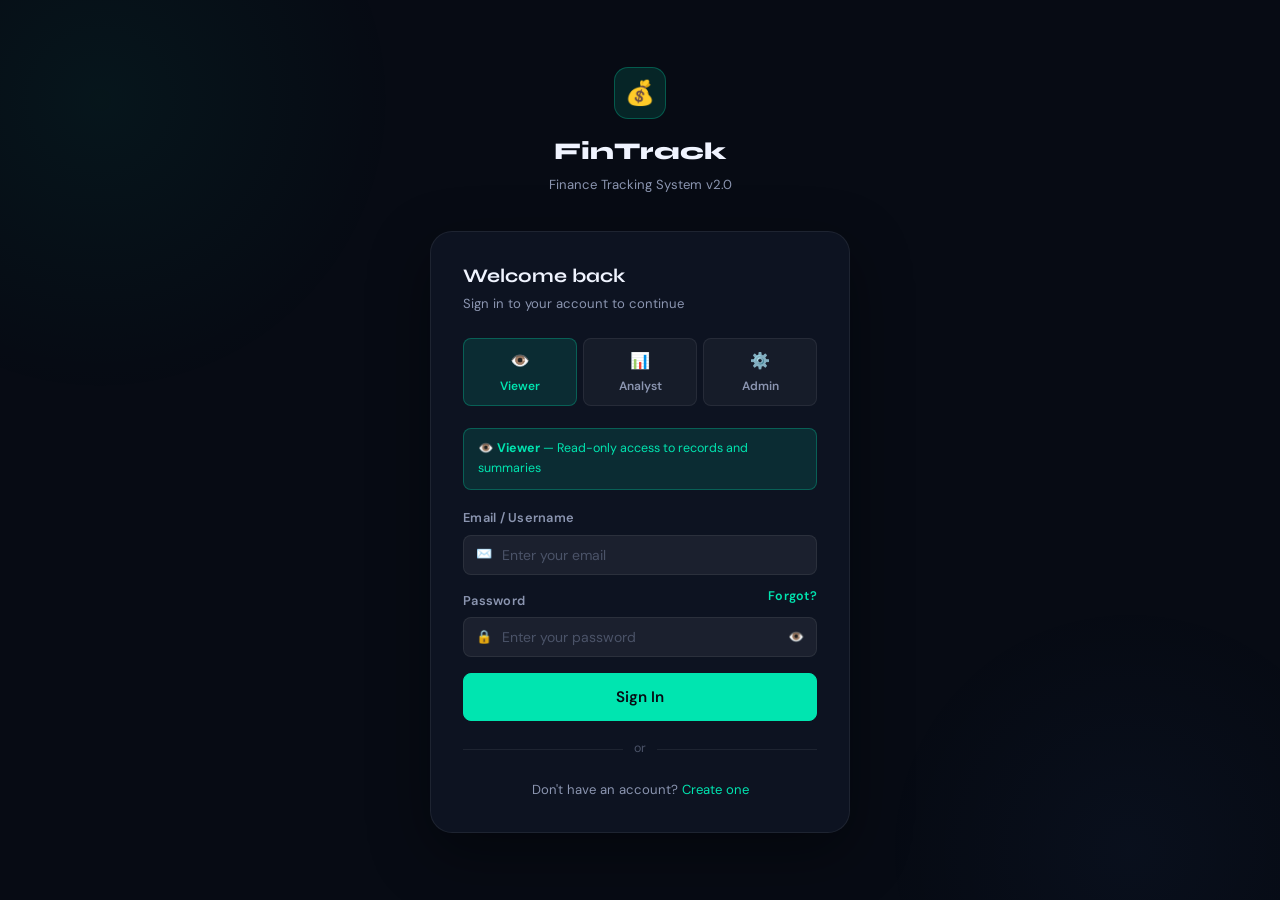
<file: frontend/index.html>
<!DOCTYPE html>
<html><head><meta charset="UTF-8"><meta http-equiv="refresh" content="0;url=pages/login.html"><title>FinTrack</title></head>
<body><script>window.location.href='pages/login.html';</script></body></html>
</file>
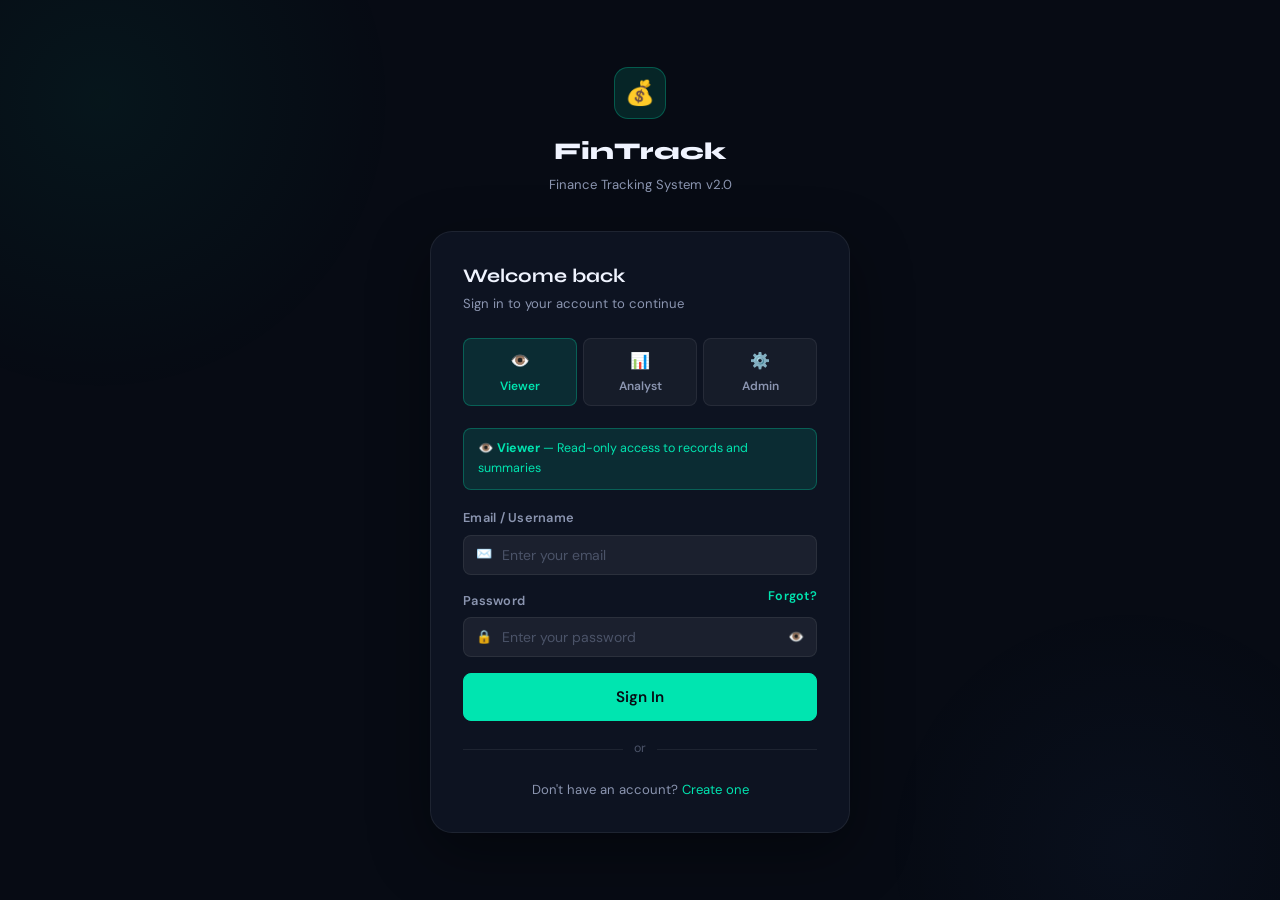
<file: frontend/pages/login.html>
<!DOCTYPE html>
<html lang="en">
<head>
<meta charset="UTF-8"><meta name="viewport" content="width=device-width,initial-scale=1">
<title>Login — FinTrack</title>
<link rel="stylesheet" href="../assets/css/style.css">
<style>
body{display:flex;align-items:center;justify-content:center;min-height:100vh;padding:20px}
.auth-wrap{width:100%;max-width:420px;position:relative;z-index:1}
.auth-brand{text-align:center;margin-bottom:36px}
.brand-logo{width:52px;height:52px;background:var(--accent-dim);border:1px solid var(--border-accent);border-radius:14px;display:grid;place-items:center;font-size:24px;margin:0 auto 14px}
.brand-name{font-family:var(--font-display);font-size:1.5rem;font-weight:800;color:var(--text-primary)}
.brand-sub{font-size:.82rem;color:var(--text-secondary);margin-top:3px}
.auth-card{background:var(--bg-surface);border:1px solid var(--border);border-radius:var(--radius-xl);padding:32px;box-shadow:0 20px 60px rgba(0,0,0,.4)}
.auth-title{font-family:var(--font-display);font-size:1.2rem;font-weight:700;margin-bottom:6px}
.auth-desc{font-size:.82rem;color:var(--text-secondary);margin-bottom:24px}
.role-tabs{display:grid;grid-template-columns:repeat(3,1fr);gap:6px;margin-bottom:22px}
.role-tab{padding:9px 6px;border-radius:var(--radius-sm);border:1px solid var(--border);background:var(--bg-card);cursor:pointer;transition:all var(--tr);text-align:center;font-size:.75rem;font-weight:600;color:var(--text-secondary)}
.role-tab.active{background:var(--accent-dim);border-color:var(--border-accent);color:var(--accent)}
.role-tab .role-icon{font-size:16px;display:block;margin-bottom:3px}
.forgot{font-size:.78rem;color:var(--accent);float:right;margin-top:-4px}
.auth-footer{text-align:center;margin-top:20px;font-size:.82rem;color:var(--text-secondary)}
.demo-info{background:var(--accent-dim);border:1px solid var(--border-accent);border-radius:var(--radius-sm);padding:10px 14px;margin-bottom:18px;font-size:.78rem;color:var(--accent)}
</style>
</head>
<body>
<div class="auth-wrap fade-in">
  <div class="auth-brand">
    <div class="brand-logo">💰</div>
    <div class="brand-name">FinTrack</div>
    <div class="brand-sub">Finance Tracking System v2.0</div>
  </div>

  <div class="auth-card">
    <h2 class="auth-title">Welcome back</h2>
    <p class="auth-desc">Sign in to your account to continue</p>

    <div class="role-tabs">
      <div class="role-tab active" onclick="setRole('viewer')"><span class="role-icon">👁️</span>Viewer</div>
      <div class="role-tab" onclick="setRole('analyst')"><span class="role-icon">📊</span>Analyst</div>
      <div class="role-tab" onclick="setRole('admin')"><span class="role-icon">⚙️</span>Admin</div>
    </div>

    <div class="demo-info" id="demoInfo">👁️ <strong>Viewer</strong> — Read-only access to records and summaries</div>

    <div class="form-group">
      <label class="form-label">Email / Username</label>
      <div class="input-wrapper">
        <span class="input-icon">✉️</span>
        <input class="form-input" id="username" type="text" placeholder="Enter your email" autocomplete="username">
      </div>
      <div class="form-error" id="usernameErr">Please enter your email</div>
    </div>

    <div class="form-group">
      <label class="form-label">Password <a class="forgot" href="#">Forgot?</a></label>
      <div class="input-wrapper">
        <span class="input-icon">🔒</span>
        <input class="form-input" id="password" type="password" placeholder="Enter your password" autocomplete="current-password">
        <span class="input-suffix" onclick="togglePwd()" id="eyeIcon">👁️</span>
      </div>
      <div class="form-error" id="passwordErr">Please enter your password</div>
    </div>

    <button class="btn btn-primary btn-full btn-lg" id="loginBtn" onclick="doLogin()">Sign In</button>

    <div class="divider-text">or</div>

    <div class="auth-footer">Don't have an account? <a href="register.html">Create one</a></div>
  </div>
</div>

<div class="toast-container"></div>

<script src="../assets/js/api.js"></script>
<script src="../assets/js/auth.js"></script>
<script src="../assets/js/utils.js"></script>
<script>
if (auth.isLoggedIn()) window.location.href = 'dashboard.html';

const roleInfo = {
  viewer:  '👁️ <strong>Viewer</strong> — Read-only access to records and summaries',
  analyst: '📊 <strong>Analyst</strong> — View records, apply filters and detailed insights',
  admin:   '⚙️ <strong>Admin</strong> — Full access: create, update, delete records and users'
};

function setRole(role) {
  document.querySelectorAll('.role-tab').forEach(t => t.classList.remove('active'));
  event.currentTarget.classList.add('active');
  document.getElementById('demoInfo').innerHTML = roleInfo[role];
}

function togglePwd() {
  const p = document.getElementById('password');
  const e = document.getElementById('eyeIcon');
  if (p.type === 'password') { p.type = 'text'; e.textContent = '🙈'; }
  else { p.type = 'password'; e.textContent = '👁️'; }
}

async function doLogin() {
  const u = document.getElementById('username').value.trim();
  const p = document.getElementById('password').value;
  let ok = true;

  document.getElementById('usernameErr').classList.remove('show');
  document.getElementById('passwordErr').classList.remove('show');

  if (!u) { document.getElementById('usernameErr').classList.add('show'); ok = false; }
  if (!p) { document.getElementById('passwordErr').classList.add('show'); ok = false; }
  if (!ok) return;

  const btn = document.getElementById('loginBtn');
  utils.setLoading(btn, true);

  try {
    const data = await api.login(u, p);
    const me = await (async () => {
      localStorage.setItem('token', data.access_token);
      return api.getMe();
    })();
    auth.save(data.access_token, me);
    utils.toast('Login successful! Redirecting…', 'success');
    setTimeout(() => window.location.href = 'dashboard.html', 800);
  } catch(e) {
    utils.toast(e.message || 'Invalid credentials', 'error');
    utils.setLoading(btn, false);
  }
}

document.addEventListener('keydown', e => { if (e.key === 'Enter') doLogin(); });
</script>
</body>
</html>
</file>
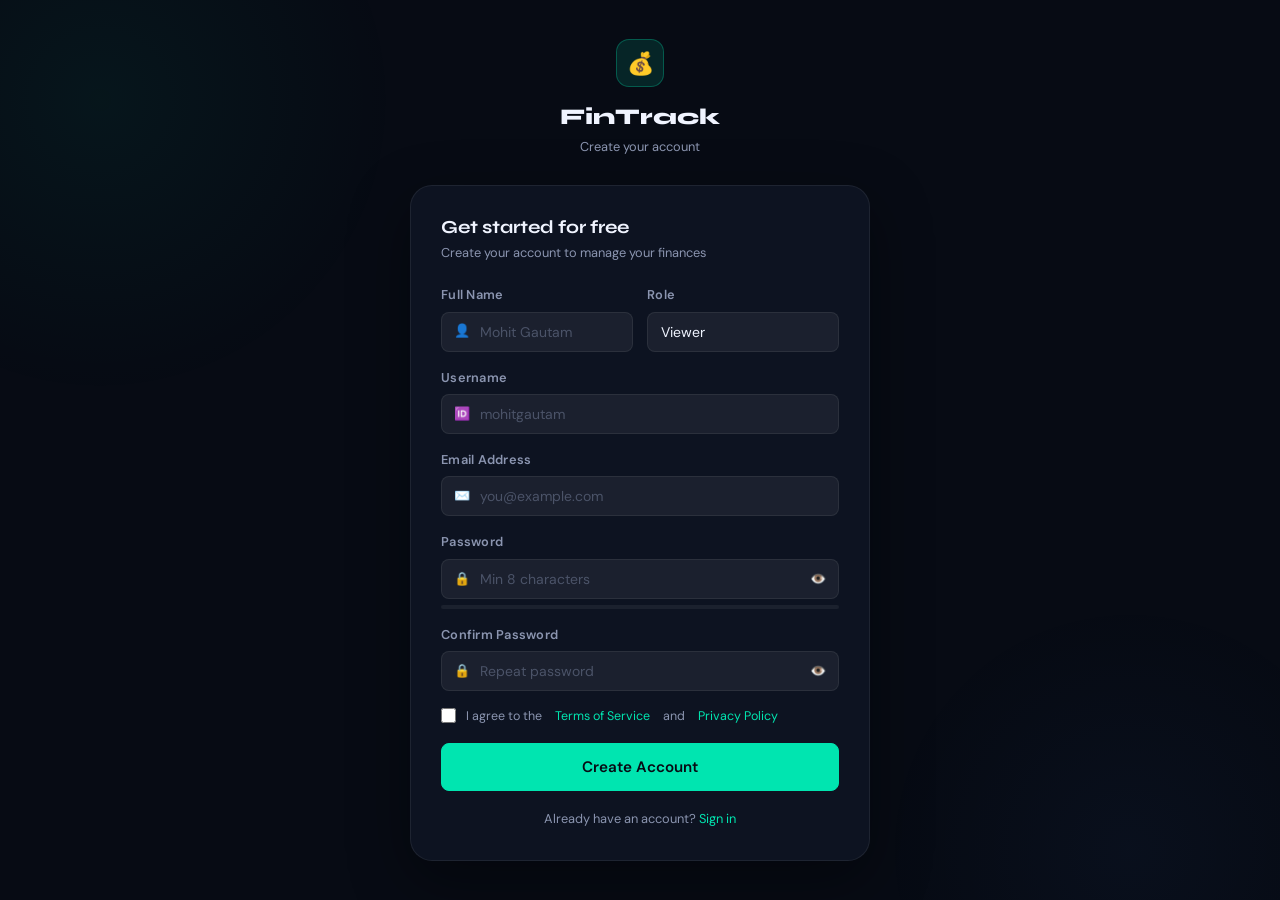
<file: frontend/pages/register.html>
<!DOCTYPE html>
<html lang="en">
<head>
<meta charset="UTF-8"><meta name="viewport" content="width=device-width,initial-scale=1">
<title>Register — FinTrack</title>
<link rel="stylesheet" href="../assets/css/style.css">
<style>
body{display:flex;align-items:center;justify-content:center;min-height:100vh;padding:20px}
.auth-wrap{width:100%;max-width:460px;position:relative;z-index:1}
.auth-brand{text-align:center;margin-bottom:28px}
.brand-logo{width:48px;height:48px;background:var(--accent-dim);border:1px solid var(--border-accent);border-radius:13px;display:grid;place-items:center;font-size:22px;margin:0 auto 12px}
.brand-name{font-family:var(--font-display);font-size:1.4rem;font-weight:800}
.brand-sub{font-size:.8rem;color:var(--text-secondary);margin-top:2px}
.auth-card{background:var(--bg-surface);border:1px solid var(--border);border-radius:var(--radius-xl);padding:30px;box-shadow:0 20px 60px rgba(0,0,0,.4)}
.auth-title{font-family:var(--font-display);font-size:1.15rem;font-weight:700;margin-bottom:4px}
.auth-desc{font-size:.8rem;color:var(--text-secondary);margin-bottom:22px}
.strength-bar{height:4px;background:var(--bg-input);border-radius:99px;overflow:hidden;margin-top:6px}
.strength-fill{height:100%;border-radius:99px;transition:all .3s ease;width:0}
.strength-text{font-size:.7rem;margin-top:3px}
.terms{display:flex;align-items:flex-start;gap:10px;font-size:.78rem;color:var(--text-secondary);cursor:pointer}
.terms input[type=checkbox]{width:15px;height:15px;accent-color:var(--accent);flex-shrink:0;margin-top:1px}
.auth-footer{text-align:center;margin-top:18px;font-size:.8rem;color:var(--text-secondary)}
</style>
</head>
<body>
<div class="auth-wrap fade-in">
  <div class="auth-brand">
    <div class="brand-logo">💰</div>
    <div class="brand-name">FinTrack</div>
    <div class="brand-sub">Create your account</div>
  </div>

  <div class="auth-card">
    <h2 class="auth-title">Get started for free</h2>
    <p class="auth-desc">Create your account to manage your finances</p>

    <!-- FIX 2: Full Name + Role row -->
    <div class="form-row">
      <div class="form-group">
        <label class="form-label">Full Name</label>
        <div class="input-wrapper">
          <span class="input-icon">👤</span>
          <input class="form-input" id="fullName" type="text" placeholder="Mohit Gautam">
        </div>
        <div class="form-error" id="nameErr">Name is required</div>
      </div>
      <div class="form-group">
        <label class="form-label">Role</label>
        <select class="form-select" id="role">
          <option value="viewer">Viewer</option>
          <option value="analyst">Analyst</option>
          <option value="admin">Admin</option>
        </select>
      </div>
    </div>

    <!-- FIX 2: Username field — required by backend UserCreate schema -->
    <div class="form-group">
      <label class="form-label">Username</label>
      <div class="input-wrapper">
        <span class="input-icon">🆔</span>
        <input class="form-input" id="username" type="text" placeholder="mohitgautam" autocomplete="username">
      </div>
      <div class="form-error" id="userErr">Username must be at least 3 characters</div>
    </div>

    <div class="form-group">
      <label class="form-label">Email Address</label>
      <div class="input-wrapper">
        <span class="input-icon">✉️</span>
        <input class="form-input" id="email" type="email" placeholder="you@example.com">
      </div>
      <div class="form-error" id="emailErr">Valid email required</div>
    </div>

    <div class="form-group">
      <label class="form-label">Password</label>
      <div class="input-wrapper">
        <span class="input-icon">🔒</span>
        <input class="form-input" id="password" type="password" placeholder="Min 8 characters" oninput="checkStrength(this.value)">
        <span class="input-suffix" onclick="togglePwd('password')">👁️</span>
      </div>
      <div class="strength-bar"><div class="strength-fill" id="strengthFill"></div></div>
      <div class="strength-text" id="strengthText"></div>
      <div class="form-error" id="passErr">Password must be at least 8 characters</div>
    </div>

    <div class="form-group">
      <label class="form-label">Confirm Password</label>
      <div class="input-wrapper">
        <span class="input-icon">🔒</span>
        <input class="form-input" id="confirmPass" type="password" placeholder="Repeat password">
        <span class="input-suffix" onclick="togglePwd('confirmPass')">👁️</span>
      </div>
      <div class="form-error" id="confirmErr">Passwords do not match</div>
    </div>

    <div class="form-group">
      <label class="terms">
        <input type="checkbox" id="agree">
        I agree to the <a href="#" style="margin:0 3px">Terms of Service</a> and <a href="#" style="margin:0 3px">Privacy Policy</a>
      </label>
      <div class="form-error" id="agreeErr">You must agree to continue</div>
    </div>

    <button class="btn btn-primary btn-full btn-lg" id="regBtn" onclick="doRegister()">Create Account</button>

    <div class="auth-footer">Already have an account? <a href="login.html">Sign in</a></div>
  </div>
</div>

<div class="toast-container"></div>
<script src="../assets/js/api.js"></script>
<script src="../assets/js/auth.js"></script>
<script src="../assets/js/utils.js"></script>
<script>
if (auth.isLoggedIn()) window.location.href = 'dashboard.html';

function togglePwd(id) {
  const el = document.getElementById(id);
  el.type = el.type === 'password' ? 'text' : 'password';
}

function checkStrength(v) {
  const fill = document.getElementById('strengthFill');
  const text = document.getElementById('strengthText');
  let score = 0;
  if (v.length >= 8) score++;
  if (/[A-Z]/.test(v)) score++;
  if (/[0-9]/.test(v)) score++;
  if (/[^A-Za-z0-9]/.test(v)) score++;
  const levels = [
    {w:'0%', c:'', t:''},
    {w:'25%', c:'var(--expense)', t:'Weak'},
    {w:'50%', c:'var(--warning)', t:'Fair'},
    {w:'75%', c:'var(--blue)', t:'Good'},
    {w:'100%', c:'var(--income)', t:'Strong'}
  ];
  const l = levels[score];
  fill.style.width = l.w;
  fill.style.background = l.c;
  text.textContent = l.t;
  text.style.color = l.c;
}

async function doRegister() {
  const name     = document.getElementById('fullName').value.trim();
  // FIX 2: Read username from the new field
  const username = document.getElementById('username').value.trim();
  const email    = document.getElementById('email').value.trim();
  const pass     = document.getElementById('password').value;
  const confirm  = document.getElementById('confirmPass').value;
  const role     = document.getElementById('role').value;
  const agreed   = document.getElementById('agree').checked;

  ['nameErr','userErr','emailErr','passErr','confirmErr','agreeErr'].forEach(id =>
    document.getElementById(id).classList.remove('show'));

  let ok = true;
  if (!name)                              { document.getElementById('nameErr').classList.add('show');    ok = false; }
  if (!username || username.length < 3)  { document.getElementById('userErr').classList.add('show');    ok = false; }
  if (!email || !/\S+@\S+\.\S+/.test(email)) { document.getElementById('emailErr').classList.add('show'); ok = false; }
  if (pass.length < 8)                   { document.getElementById('passErr').classList.add('show');    ok = false; }
  if (pass !== confirm)                  { document.getElementById('confirmErr').classList.add('show'); ok = false; }
  if (!agreed)                           { document.getElementById('agreeErr').classList.add('show');   ok = false; }
  if (!ok) return;

  const btn = document.getElementById('regBtn');
  utils.setLoading(btn, true);
  try {
    // FIX 2: Now sends username — required by backend UserCreate schema
    await api.register({ username, full_name: name, email, password: pass, role });
    utils.toast('Account created! Please sign in.', 'success');
    setTimeout(() => window.location.href = 'login.html', 1200);
  } catch(e) {
    utils.toast(e.message || 'Registration failed', 'error');
    utils.setLoading(btn, false);
  }
}

document.addEventListener('keydown', e => { if (e.key === 'Enter') doRegister(); });
</script>
</body>
</html>
</file>
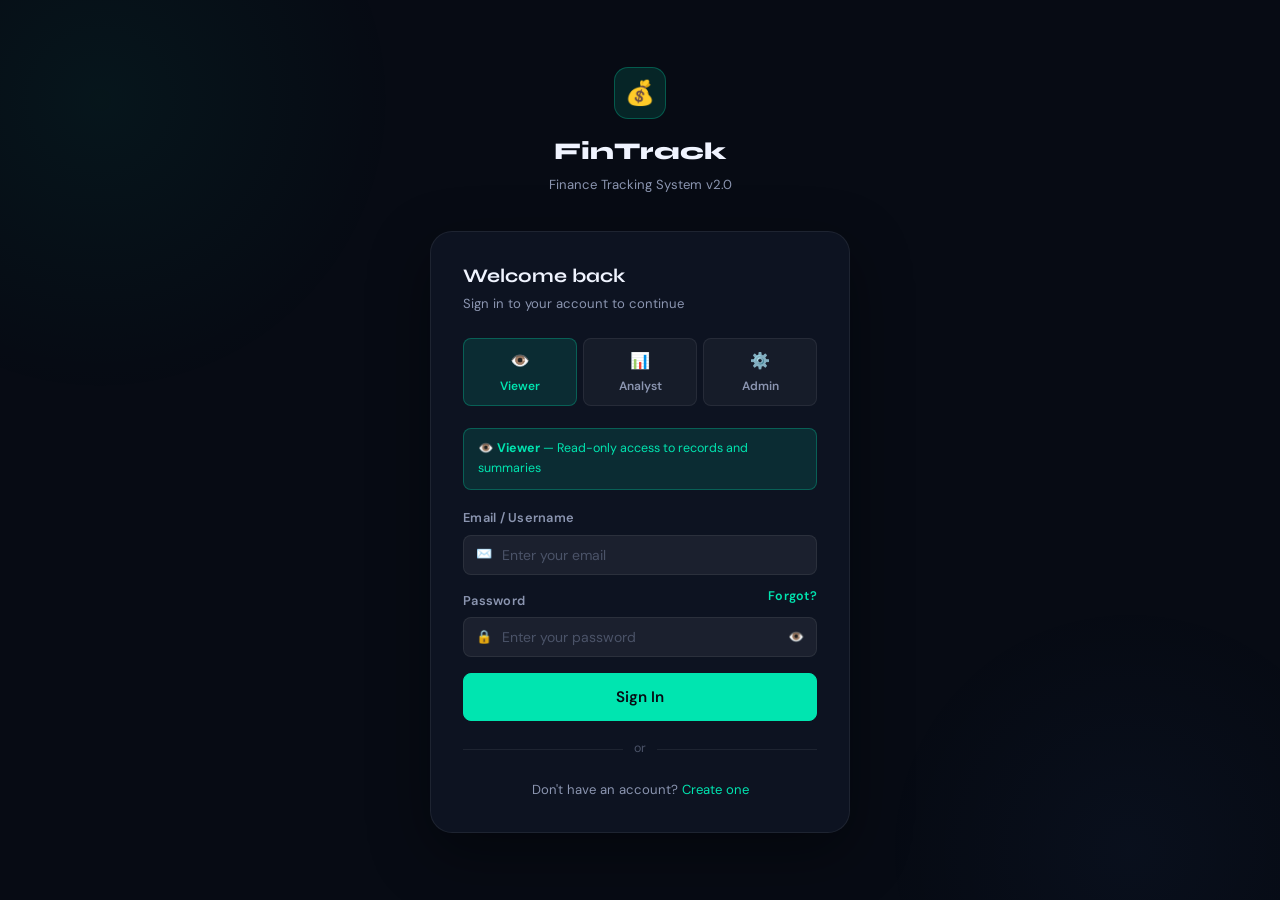
<file: frontend/pages/transaction.html>
<!DOCTYPE html>
<html lang="en">
<head>
<meta charset="UTF-8"><meta name="viewport" content="width=device-width,initial-scale=1">
<title>Transactions — FinTrack</title>
<link rel="stylesheet" href="../assets/css/style.css">
<style>
.type-toggle{display:flex;gap:8px;margin-bottom:6px}
.type-btn{flex:1;padding:10px;border-radius:var(--radius-sm);border:1px solid var(--border);background:var(--bg-card);cursor:pointer;transition:all var(--tr);font-size:.85rem;font-weight:600;text-align:center;color:var(--text-secondary)}
.type-btn.income.active{background:rgba(0,229,176,.12);border-color:var(--income);color:var(--income)}
.type-btn.expense.active{background:rgba(255,92,124,.12);border-color:var(--expense);color:var(--expense)}
.amount-input{font-family:var(--font-display);font-size:1.6rem;font-weight:800;text-align:center;letter-spacing:.02em}
.pagination{display:flex;align-items:center;gap:6px;margin-top:18px;justify-content:center}
.page-btn{width:32px;height:32px;border-radius:var(--radius-sm);border:1px solid var(--border);background:var(--bg-card);color:var(--text-secondary);display:grid;place-items:center;cursor:pointer;transition:all var(--tr);font-size:.82rem}
.page-btn:hover{background:var(--bg-card-hover);color:var(--text-primary)}
.page-btn.active{background:var(--accent-dim);border-color:var(--border-accent);color:var(--accent)}
.stats-mini{display:flex;gap:18px;flex-wrap:wrap;margin-bottom:18px}
.stats-mini-item{font-size:.8rem;color:var(--text-secondary)}.stats-mini-item strong{color:var(--text-primary);font-family:var(--font-display)}
</style>
</head>
<body>
<div class="app-layout">
  <aside class="sidebar">
    <div class="sidebar-logo"><div class="logo-icon">💰</div><div><div class="logo-text">FinTrack</div><div class="logo-sub">Finance System</div></div></div>
    <nav class="sidebar-nav">
      <div class="nav-section-label">Main</div>
      <a class="nav-item" href="dashboard.html"><span class="nav-icon">📊</span> Dashboard</a>
      <a class="nav-item active" href="transaction.html"><span class="nav-icon">💳</span> Transactions</a>
      <a class="nav-item" href="budget.html"><span class="nav-icon">🎯</span> Budget</a>
      <a class="nav-item nav-analytics" href="analytics.html" ><span class="nav-icon">📈</span> Analytics</a>
      <div class="nav-section-label">Account</div>
      <a class="nav-item" href="profile.html"><span class="nav-icon">👤</span> Profile</a>
      <a class="nav-item nav-users" href="users.html" ><span class="nav-icon">👥</span> Users <span class="nav-badge" id="userCount">0</span></a>
      <a class="nav-item" href="#" onclick="auth.logout()"><span class="nav-icon">🚪</span> Logout</a>
    </nav>
    <div class="sidebar-footer">
      <div class="user-card"><div class="user-avatar" id="userAvatar">M</div><div class="user-info"><div class="user-name" id="userName">Loading...</div><div class="user-role" id="userRole">Member</div></div></div>
    </div>
  </aside>
  <div class="sidebar-overlay" id="sidebarOverlay"></div>

  <div class="main-content">
    <nav class="navbar">
      <button class="menu-toggle" id="menuToggle">☰</button>
      <div><div class="navbar-title">Transactions</div><div class="navbar-subtitle">Manage your income & expenses</div></div>
      <div class="navbar-spacer"></div>
      <div class="navbar-search"><span class="search-icon">🔍</span><input type="text" placeholder="Search..." id="searchInput" oninput="filterTxns()"></div>
      <div class="navbar-actions">
        <button class="btn btn-primary btn-sm" onclick="openModal()">+ Add Transaction</button>
      </div>
    </nav>

    <div class="page-content">
      <div class="page-header">
        <div><div class="page-title">All Transactions</div><div class="page-desc" id="txnCount">Loading...</div></div>
        <div class="page-header-right">
          <button class="btn btn-secondary btn-sm" onclick="exportCSV()">📥 Export CSV</button>
          <button class="btn btn-primary btn-sm" onclick="openModal()">+ Add New</button>
        </div>
      </div>

      <!-- Mini Stats -->
      <div class="stats-mini" id="miniStats"></div>

      <!-- Filters -->
      <div class="filter-bar">
        <select class="form-select" id="filterType" onchange="filterTxns()">
          <option value="">All Types</option>
          <option value="income">Income</option>
          <option value="expense">Expense</option>
        </select>
        <select class="form-select" id="filterCat" onchange="filterTxns()">
          <option value="">All Categories</option>
          <option>Food</option><option>Rent</option><option>Salary</option><option>Travel</option>
          <option>Shopping</option><option>Health</option><option>Education</option>
          <option>Entertainment</option><option>Utilities</option><option>Investment</option><option>Other</option>
        </select>
        <input class="form-input" type="date" id="filterFrom" onchange="filterTxns()" placeholder="From">
        <input class="form-input" type="date" id="filterTo" onchange="filterTxns()" placeholder="To">
        <button class="btn btn-ghost btn-sm" onclick="clearFilters()">✕ Clear</button>
      </div>

      <!-- Table -->
      <div class="card" style="padding:0;overflow:hidden">
        <div class="table-wrapper">
          <table class="data-table">
            <thead>
              <tr>
                <th>Transaction</th>
                <th>Type</th>
                <th>Category</th>
                <th>Date</th>
                <th>Amount</th>
                <th style="width:80px">Actions</th>
              </tr>
            </thead>
            <tbody id="txnTable">
              <tr><td colspan="6" style="padding:40px;text-align:center"><div class="spinner" style="margin:0 auto"></div></td></tr>
            </tbody>
          </table>
        </div>
      </div>

      <!-- Pagination -->
      <div class="pagination" id="pagination"></div>
    </div>
  </div>
</div>

<!-- Modal -->
<div class="modal-overlay" id="txnModal">
  <div class="modal">
    <div class="modal-header">
      <div><div class="modal-title" id="modalTitle">Add Transaction</div><div class="modal-subtitle">Fill in the details below</div></div>
      <div class="modal-close" onclick="closeModal()">✕</div>
    </div>
    <div class="modal-body">
      <input type="hidden" id="editId">

      <div class="type-toggle">
        <div class="type-btn income active" onclick="setType('income',this)">📈 Income</div>
        <div class="type-btn expense" onclick="setType('expense',this)">📉 Expense</div>
      </div>

      <div class="form-group">
        <label class="form-label">Amount</label>
        <div class="input-wrapper">
          <span class="input-icon">₹</span>
          <input class="form-input amount-input" id="mAmount" type="number" min="0" step="0.01" placeholder="0.00">
        </div>
        <div class="form-error" id="amtErr">Enter a valid amount</div>
      </div>

      <div class="form-row">
        <div class="form-group">
          <label class="form-label">Category</label>
          <select class="form-select" id="mCategory">
            <option value="">Select category</option>
            <option>Food</option><option>Rent</option><option>Salary</option><option>Travel</option>
            <option>Shopping</option><option>Health</option><option>Education</option>
            <option>Entertainment</option><option>Utilities</option><option>Investment</option><option>Other</option>
          </select>
          <div class="form-error" id="catErr">Select a category</div>
        </div>
        <div class="form-group">
          <label class="form-label">Date</label>
          <input class="form-input" type="date" id="mDate">
          <div class="form-error" id="dateErr">Date is required</div>
        </div>
      </div>

      <div class="form-group">
        <label class="form-label">Description <span style="color:var(--text-muted)">(optional)</span></label>
        <input class="form-input" id="mDesc" type="text" placeholder="e.g. Monthly rent payment">
      </div>
    </div>
    <div class="modal-footer">
      <button class="btn btn-ghost" onclick="closeModal()">Cancel</button>
      <button class="btn btn-primary" id="saveBtn" onclick="saveTxn()">Save Transaction</button>
    </div>
  </div>
</div>

<div class="toast-container"></div>
<script src="../assets/js/api.js"></script>
<script src="../assets/js/auth.js"></script>
<script src="../assets/js/utils.js"></script>
<script src="../assets/js/sidebar.js"></script>
<script>
auth.requireAuth(); auth.initUserUI(); Sidebar.init();

let allTxns = [], filtered = [], page = 1, perPage = 10, editingId = null, selType = 'income';

const CATS = ['Food','Rent','Salary','Travel','Shopping','Health','Education','Entertainment','Utilities','Investment','Other'];

async function loadTxns() {
  try {
    allTxns = await api.getTransactions() || [];
    // Check URL for search param
    const urlSearch = new URLSearchParams(window.location.search).get('search');
    if (urlSearch) document.getElementById('searchInput').value = urlSearch;
    filterTxns();
    renderMiniStats();
  } catch(e) {
    utils.toast('Failed to load: ' + e.message, 'error');
    document.getElementById('txnTable').innerHTML = `<tr><td colspan="6"><div class="empty-state"><span class="empty-icon">⚠️</span><h3>Could not load</h3><p>${e.message}</p></div></td></tr>`;
  }
}

function renderMiniStats() {
  const income  = allTxns.filter(t=>t.type==='income').reduce((s,t)=>s+parseFloat(t.amount||0),0);
  const expense = allTxns.filter(t=>t.type==='expense').reduce((s,t)=>s+parseFloat(t.amount||0),0);
  document.getElementById('miniStats').innerHTML = `
    <div class="stats-mini-item">Total: <strong>${allTxns.length}</strong></div>
    <div class="stats-mini-item">Income: <strong style="color:var(--income)">${utils.currency(income)}</strong></div>
    <div class="stats-mini-item">Expenses: <strong style="color:var(--expense)">${utils.currency(expense)}</strong></div>
    <div class="stats-mini-item">Balance: <strong style="color:var(--blue)">${utils.currency(income-expense)}</strong></div>`;
}

function filterTxns() {
  const search = document.getElementById('searchInput').value.toLowerCase();
  const type   = document.getElementById('filterType').value;
  const cat    = document.getElementById('filterCat').value;
  const from   = document.getElementById('filterFrom').value;
  const to     = document.getElementById('filterTo').value;

  filtered = allTxns.filter(t => {
    if (type && t.type !== type) return false;
    if (cat  && (t.category||'').toLowerCase() !== cat.toLowerCase()) return false;
    if (from && t.date < from) return false;
    if (to   && t.date > to)   return false;
    if (search) {
      const s = (t.description||'') + (t.category||'') + (t.amount||'');
      if (!s.toLowerCase().includes(search)) return false;
    }
    return true;
  });

  page = 1;
  document.getElementById('txnCount').textContent = `${filtered.length} transaction${filtered.length!==1?'s':''} found`;
  renderTable();
  renderPagination();
}

function renderTable() {
  const start = (page-1)*perPage;
  const slice = filtered.slice(start, start+perPage);

  if (!slice.length) {
    document.getElementById('txnTable').innerHTML = `<tr><td colspan="6"><div class="empty-state"><span class="empty-icon">💳</span><h3>No transactions</h3><p>Try adjusting your filters or add a new transaction</p><button id="addTxnBtn" class="btn btn-primary btn-sm" onclick="openModal()">+ Add Transaction</button></div></td></tr>`;
    return;
  }

  document.getElementById('txnTable').innerHTML = slice.map(t => `
    <tr>
      <td>
        <div style="display:flex;align-items:center;gap:10px">
          <div style="width:32px;height:32px;border-radius:8px;background:${utils.catColor(t.category)}22;display:grid;place-items:center;flex-shrink:0">${utils.catIcon(t.category)}</div>
          <div>
            <div style="font-weight:600;font-size:.85rem">${utils.truncate(t.description || 'Transaction', 28)}</div>
            <div style="font-size:.72rem;color:var(--text-muted)">#${t.id}</div>
          </div>
        </div>
      </td>
      <td><span class="badge ${t.type==='income'?'badge-income':'badge-expense'}">${t.type}</span></td>
      <td><span style="font-size:.82rem">${utils.catIcon(t.category)} ${t.category||'—'}</span></td>
      <td style="color:var(--text-secondary);font-size:.82rem">${utils.date(t.date)}</td>
      <td><span style="font-family:var(--font-display);font-weight:700;color:${t.type==='income'?'var(--income)':'var(--expense)'}">${t.type==='income'?'+':'-'}${utils.currency(t.amount)}</span></td>
      <td>
        <div class="actions">
          <button class="btn btn-ghost btn-sm btn-icon" onclick='editTxn(${JSON.stringify(t)})' title="Edit">✏️</button>
          <button class="btn btn-danger btn-sm btn-icon" onclick="deleteTxn(${t.id})" title="Delete">🗑️</button>
        </div>
      </td>
    </tr>`).join('');
}

function renderPagination() {
  const total = Math.ceil(filtered.length / perPage);
  if (total <= 1) { document.getElementById('pagination').innerHTML=''; return; }
  let html = `<button class="page-btn" onclick="goPage(${page-1})" ${page===1?'disabled':''}>‹</button>`;
  for (let i=1;i<=total;i++) {
    if (total > 7 && i>2 && i<total-1 && Math.abs(i-page)>1) { if(i===3||i===total-2) html+='<span style="color:var(--text-muted);padding:0 4px">…</span>'; continue; }
    html += `<button class="page-btn ${i===page?'active':''}" onclick="goPage(${i})">${i}</button>`;
  }
  html += `<button class="page-btn" onclick="goPage(${page+1})" ${page===total?'disabled':''}>›</button>`;
  document.getElementById('pagination').innerHTML = html;
}

function goPage(p) { const max=Math.ceil(filtered.length/perPage); if(p<1||p>max)return; page=p; renderTable(); renderPagination(); window.scrollTo(0,0); }

function openModal(reset=true) {
  if (reset) {
    editingId=null;
    document.getElementById('modalTitle').textContent='Add Transaction';
    document.getElementById('saveBtn').textContent='Save Transaction';
    document.getElementById('editId').value='';
    document.getElementById('mAmount').value='';
    document.getElementById('mCategory').value='';
    document.getElementById('mDate').value=new Date().toISOString().split('T')[0];
    document.getElementById('mDesc').value='';
    setType('income', document.querySelector('.type-btn.income'));
  }
  document.getElementById('txnModal').classList.add('open');
}

function closeModal() { document.getElementById('txnModal').classList.remove('open'); }

function setType(t, el) {
  selType = t;
  document.querySelectorAll('.type-btn').forEach(b=>b.classList.remove('active'));
  el.classList.add('active');
}

function editTxn(t) {
  editingId = t.id;
  document.getElementById('modalTitle').textContent = 'Edit Transaction';
  document.getElementById('saveBtn').textContent = 'Update Transaction';
  document.getElementById('mAmount').value = t.amount;
  document.getElementById('mCategory').value = t.category || '';
  document.getElementById('mDate').value = t.date ? t.date.split('T')[0] : '';
  document.getElementById('mDesc').value = t.description || '';
  selType = t.type;
  document.querySelectorAll('.type-btn').forEach(b=>b.classList.remove('active'));
  document.querySelector(`.type-btn.${t.type}`).classList.add('active');
  openModal(false);
}

async function saveTxn() {
  const amt = parseFloat(document.getElementById('mAmount').value);
  const cat = document.getElementById('mCategory').value;
  const dt  = document.getElementById('mDate').value;
  const desc= document.getElementById('mDesc').value.trim();

  ['amtErr','catErr','dateErr'].forEach(id=>document.getElementById(id).classList.remove('show'));
  let ok=true;
  if (!amt || amt<=0) { document.getElementById('amtErr').classList.add('show'); ok=false; }
  if (!cat)           { document.getElementById('catErr').classList.add('show'); ok=false; }
  if (!dt)            { document.getElementById('dateErr').classList.add('show'); ok=false; }
  if (!ok) return;

  const payload = { amount:amt, type:selType, category:cat, date:dt, description:desc };
  const btn = document.getElementById('saveBtn');
  utils.setLoading(btn, true);

  try {
    if (editingId) {
      await api.updateTransaction(editingId, payload);
      utils.toast('Transaction updated','success');
    } else {
      await api.createTransaction(payload);
      utils.toast('Transaction added','success');
    }
    closeModal();
    await loadTxns();
  } catch(e) {
    utils.toast(e.message, 'error');
  } finally {
    utils.setLoading(btn, false);
  }
}

async function deleteTxn(id) {
  if (!await utils.confirm('Delete this transaction?')) return;
  try {
    await api.deleteTransaction(id);
    utils.toast('Transaction deleted','success');
    await loadTxns();
  } catch(e) { utils.toast(e.message,'error'); }
}

async function exportCSV() {
  const rows = [['Date','Type','Category','Amount','Description']];
  filtered.forEach(t=>rows.push([t.date,t.type,t.category||'',t.amount,t.description||'']));
  const csv = rows.map(r=>r.join(',')).join('\n');
  const a=document.createElement('a'); a.href='data:text/csv;charset=utf-8,'+encodeURIComponent(csv);
  a.download='transactions.csv'; a.click();
  utils.toast('Exported successfully','success');
}

function clearFilters() {
  ['filterType','filterCat','filterFrom','filterTo'].forEach(id=>{ const el=document.getElementById(id); if(el.tagName==='SELECT') el.value=''; else el.value=''; });
  document.getElementById('searchInput').value='';
  filterTxns();
}

document.getElementById('txnModal').addEventListener('click', e=>{ if(e.target===document.getElementById('txnModal')) closeModal(); });

loadTxns();
</script>
</body>
</html>
</file>
<file: frontend/assets/css/style.css>
@import url('https://fonts.googleapis.com/css2?family=Syne:wght@400;500;600;700;800&family=DM+Sans:ital,opsz,wght@0,9..40,300;0,9..40,400;0,9..40,500;0,9..40,600;1,9..40,300&display=swap');

*,*::before,*::after{box-sizing:border-box;margin:0;padding:0}

:root {
  --bg-base:#070B14;--bg-surface:#0D1321;--bg-card:rgba(255,255,255,0.04);--bg-card-hover:rgba(255,255,255,0.07);--bg-input:rgba(255,255,255,0.06);
  --accent:#00E5B0;--accent-dim:rgba(0,229,176,0.12);--accent-glow:rgba(0,229,176,0.35);
  --blue:#4F8EF7;--blue-dim:rgba(79,142,247,0.12);--purple:#9B6DFF;--purple-dim:rgba(155,109,255,0.12);
  --income:#00E5B0;--expense:#FF5C7C;--expense-dim:rgba(255,92,124,0.12);--warning:#FFB830;--warning-dim:rgba(255,184,48,0.12);
  --text-primary:#F0F4FF;--text-secondary:#8B95B0;--text-muted:#4B5368;
  --border:rgba(255,255,255,0.07);--border-accent:rgba(0,229,176,0.28);
  --radius-sm:8px;--radius-md:12px;--radius-lg:16px;--radius-xl:22px;
  --shadow-card:0 4px 24px rgba(0,0,0,0.4);
  --font-display:'Syne',sans-serif;--font-body:'DM Sans',sans-serif;
  --sidebar-w:256px;--navbar-h:64px;--tr:0.2s cubic-bezier(0.4,0,0.2,1);
}

html{scroll-behavior:smooth}
body{font-family:var(--font-body);background:var(--bg-base);color:var(--text-primary);font-size:15px;line-height:1.6;min-height:100vh;overflow-x:hidden}
body::before{content:'';position:fixed;top:-200px;left:-200px;width:600px;height:600px;background:radial-gradient(circle,rgba(0,229,176,0.05) 0%,transparent 70%);pointer-events:none;z-index:0}
body::after{content:'';position:fixed;bottom:-200px;right:-100px;width:500px;height:500px;background:radial-gradient(circle,rgba(79,142,247,0.04) 0%,transparent 70%);pointer-events:none;z-index:0}

h1,h2,h3,h4,h5{font-family:var(--font-display);font-weight:700;line-height:1.2}
h1{font-size:2rem}h2{font-size:1.5rem}h3{font-size:1.15rem}
a{color:var(--accent);text-decoration:none;transition:opacity var(--tr)}
a:hover{opacity:.8}

::-webkit-scrollbar{width:5px;height:5px}
::-webkit-scrollbar-track{background:transparent}
::-webkit-scrollbar-thumb{background:var(--text-muted);border-radius:99px}

/* LAYOUT */
.app-layout{display:flex;min-height:100vh;position:relative;z-index:1}
.main-content{flex:1;margin-left:var(--sidebar-w);min-height:100vh;display:flex;flex-direction:column}
.page-content{padding:28px 32px;flex:1}

/* SIDEBAR */
.sidebar{position:fixed;top:0;left:0;width:var(--sidebar-w);height:100vh;background:var(--bg-surface);border-right:1px solid var(--border);display:flex;flex-direction:column;z-index:100;transition:transform var(--tr)}
.sidebar-logo{padding:22px 18px 18px;border-bottom:1px solid var(--border);display:flex;align-items:center;gap:12px}
.logo-icon{width:36px;height:36px;background:var(--accent-dim);border:1px solid var(--border-accent);border-radius:10px;display:grid;place-items:center;font-size:17px;flex-shrink:0}
.logo-text{font-family:var(--font-display);font-weight:800;font-size:.95rem;color:var(--text-primary)}
.logo-sub{font-size:.65rem;color:var(--text-secondary);letter-spacing:.08em;text-transform:uppercase}
.sidebar-nav{flex:1;padding:14px 10px;overflow-y:auto}
.nav-section-label{font-size:.62rem;letter-spacing:.12em;text-transform:uppercase;color:var(--text-muted);padding:12px 8px 4px;font-weight:600}
.nav-item{display:flex;align-items:center;gap:11px;padding:9px 11px;border-radius:var(--radius-sm);color:var(--text-secondary);font-size:.875rem;font-weight:500;cursor:pointer;transition:all var(--tr);margin-bottom:2px;text-decoration:none;border:1px solid transparent}
.nav-item:hover{background:var(--bg-card-hover);color:var(--text-primary);border-color:var(--border)}
.nav-item.active{background:var(--accent-dim);color:var(--accent);border-color:var(--border-accent)}
.nav-icon{font-size:15px;width:18px;text-align:center;flex-shrink:0}
.nav-badge{margin-left:auto;background:var(--accent);color:var(--bg-base);font-size:.63rem;font-weight:700;padding:2px 6px;border-radius:99px}
.sidebar-footer{padding:14px 10px;border-top:1px solid var(--border)}
.user-card{display:flex;align-items:center;gap:10px;padding:9px 10px;border-radius:var(--radius-sm);background:var(--bg-card);border:1px solid var(--border);cursor:pointer;transition:all var(--tr)}
.user-card:hover{background:var(--bg-card-hover)}
.user-avatar{width:32px;height:32px;border-radius:50%;background:linear-gradient(135deg,var(--accent),var(--blue));display:grid;place-items:center;font-size:13px;font-weight:700;color:var(--bg-base);flex-shrink:0;font-family:var(--font-display)}
.user-name{font-size:.82rem;font-weight:600;color:var(--text-primary);white-space:nowrap;overflow:hidden;text-overflow:ellipsis}
.user-role{font-size:.68rem;color:var(--text-secondary)}

/* NAVBAR */
.navbar{height:var(--navbar-h);border-bottom:1px solid var(--border);display:flex;align-items:center;padding:0 28px;gap:14px;background:rgba(7,11,20,.85);backdrop-filter:blur(16px);position:sticky;top:0;z-index:90}
.navbar-title{font-family:var(--font-display);font-size:1.05rem;font-weight:700}
.navbar-subtitle{font-size:.78rem;color:var(--text-secondary)}
.navbar-spacer{flex:1}
.navbar-search{display:flex;align-items:center;gap:8px;background:var(--bg-input);border:1px solid var(--border);border-radius:var(--radius-sm);padding:8px 13px;transition:all var(--tr);min-width:200px}
.navbar-search:focus-within{border-color:var(--border-accent);background:var(--accent-dim)}
.navbar-search input{background:none;border:none;outline:none;color:var(--text-primary);font-family:var(--font-body);font-size:.82rem;width:100%}
.navbar-search input::placeholder{color:var(--text-muted)}
.search-icon{color:var(--text-muted);font-size:13px}
.navbar-actions{display:flex;align-items:center;gap:8px}
.icon-btn{width:34px;height:34px;border-radius:var(--radius-sm);border:1px solid var(--border);background:var(--bg-card);color:var(--text-secondary);display:grid;place-items:center;cursor:pointer;transition:all var(--tr);font-size:14px;position:relative}
.icon-btn:hover{background:var(--bg-card-hover);color:var(--text-primary)}
.notif-dot{position:absolute;top:7px;right:7px;width:6px;height:6px;border-radius:50%;background:var(--accent);border:1.5px solid var(--bg-base)}
.menu-toggle{display:none;width:34px;height:34px;border-radius:var(--radius-sm);border:1px solid var(--border);background:var(--bg-card);color:var(--text-primary);place-items:center;cursor:pointer;font-size:16px}

/* CARDS */
.card{background:var(--bg-card);border:1px solid var(--border);border-radius:var(--radius-lg);padding:22px;transition:all var(--tr);position:relative;overflow:hidden}
.card:hover{border-color:rgba(255,255,255,.11);background:var(--bg-card-hover)}
.card-header{display:flex;align-items:center;justify-content:space-between;margin-bottom:18px}
.card-title{font-family:var(--font-display);font-size:.92rem;font-weight:600}
.card-subtitle{font-size:.76rem;color:var(--text-secondary);margin-top:2px}

/* STAT CARDS */
.stat-grid{display:grid;grid-template-columns:repeat(auto-fit,minmax(210px,1fr));gap:16px;margin-bottom:24px}
.stat-card{background:var(--bg-card);border:1px solid var(--border);border-radius:var(--radius-lg);padding:20px 22px;display:flex;flex-direction:column;gap:14px;transition:all var(--tr);position:relative;overflow:hidden}
.stat-card::before{content:'';position:absolute;top:0;left:0;right:0;height:2px}
.stat-card.income::before{background:linear-gradient(90deg,var(--income),transparent)}
.stat-card.expense::before{background:linear-gradient(90deg,var(--expense),transparent)}
.stat-card.balance::before{background:linear-gradient(90deg,var(--blue),transparent)}
.stat-card.budget::before{background:linear-gradient(90deg,var(--warning),transparent)}
.stat-card:hover{border-color:rgba(255,255,255,.11);transform:translateY(-2px);box-shadow:var(--shadow-card)}
.stat-top{display:flex;align-items:center;justify-content:space-between}
.stat-icon{width:38px;height:38px;border-radius:9px;display:grid;place-items:center;font-size:17px}
.stat-icon.income{background:rgba(0,229,176,.1)}
.stat-icon.expense{background:rgba(255,92,124,.1)}
.stat-icon.balance{background:var(--blue-dim)}
.stat-icon.budget{background:var(--warning-dim)}
.stat-badge{font-size:.68rem;font-weight:600;padding:2px 7px;border-radius:99px;display:flex;align-items:center;gap:3px}
.stat-badge.up{background:rgba(0,229,176,.1);color:var(--income)}
.stat-badge.down{background:rgba(255,92,124,.1);color:var(--expense)}
.stat-label{font-size:.76rem;color:var(--text-secondary);font-weight:500}
.stat-value{font-family:var(--font-display);font-size:1.7rem;font-weight:800;line-height:1}
.stat-value.income{color:var(--income)}.stat-value.expense{color:var(--expense)}.stat-value.balance{color:var(--blue)}.stat-value.budget{color:var(--warning)}

/* BUTTONS */
.btn{display:inline-flex;align-items:center;justify-content:center;gap:8px;padding:10px 18px;border-radius:var(--radius-sm);font-family:var(--font-body);font-size:.85rem;font-weight:600;cursor:pointer;transition:all var(--tr);border:1px solid transparent;white-space:nowrap;text-decoration:none}
.btn-primary{background:var(--accent);color:var(--bg-base);border-color:var(--accent)}
.btn-primary:hover{background:#00f2bc;box-shadow:0 0 20px var(--accent-glow);transform:translateY(-1px)}
.btn-secondary{background:var(--bg-card);color:var(--text-primary);border-color:var(--border)}
.btn-secondary:hover{background:var(--bg-card-hover);border-color:rgba(255,255,255,.14)}
.btn-danger{background:var(--expense-dim);color:var(--expense);border-color:rgba(255,92,124,.3)}
.btn-danger:hover{background:rgba(255,92,124,.2)}
.btn-ghost{background:transparent;color:var(--text-secondary);border-color:transparent}
.btn-ghost:hover{background:var(--bg-card);color:var(--text-primary)}
.btn-sm{padding:6px 13px;font-size:.78rem}
.btn-lg{padding:13px 26px;font-size:.95rem}
.btn-full{width:100%}
.btn:disabled{opacity:.5;cursor:not-allowed;transform:none!important;box-shadow:none!important}
.btn-icon{width:34px;height:34px;padding:0;border-radius:var(--radius-sm)}

/* FORMS */
.form-group{margin-bottom:16px}
.form-label{display:block;font-size:.8rem;font-weight:600;color:var(--text-secondary);margin-bottom:6px;letter-spacing:.02em}
.form-input,.form-select,.form-textarea{width:100%;background:var(--bg-input);border:1px solid var(--border);border-radius:var(--radius-sm);color:var(--text-primary);font-family:var(--font-body);font-size:.875rem;padding:10px 13px;transition:all var(--tr);outline:none;appearance:none}
.form-input:focus,.form-select:focus,.form-textarea:focus{border-color:var(--accent);background:var(--accent-dim);box-shadow:0 0 0 3px rgba(0,229,176,.08)}
.form-input::placeholder,.form-textarea::placeholder{color:var(--text-muted)}
.form-select{cursor:pointer}
.form-select option{background:var(--bg-surface);color:var(--text-primary)}
.form-textarea{resize:vertical;min-height:80px}
.input-wrapper{position:relative;display:flex;align-items:center}
.input-wrapper .form-input{padding-left:38px}
.input-icon{position:absolute;left:13px;color:var(--text-muted);font-size:13px;pointer-events:none}
.input-suffix{position:absolute;right:13px;color:var(--text-muted);font-size:13px;cursor:pointer;transition:color var(--tr)}
.input-suffix:hover{color:var(--text-primary)}
.form-error{font-size:.76rem;color:var(--expense);margin-top:4px;display:none}
.form-error.show{display:block}
.form-hint{font-size:.73rem;color:var(--text-muted);margin-top:4px}
.form-row{display:grid;grid-template-columns:1fr 1fr;gap:14px}

/* TABLE */
.table-wrapper{overflow-x:auto;border-radius:var(--radius-md)}
.data-table{width:100%;border-collapse:collapse}
.data-table thead tr{background:rgba(255,255,255,.02);border-bottom:1px solid var(--border)}
.data-table th{padding:11px 15px;font-size:.72rem;font-weight:600;text-transform:uppercase;letter-spacing:.08em;color:var(--text-secondary);text-align:left;white-space:nowrap}
.data-table td{padding:13px 15px;font-size:.85rem;color:var(--text-primary);border-bottom:1px solid var(--border);vertical-align:middle}
.data-table tbody tr{transition:background var(--tr)}
.data-table tbody tr:hover{background:var(--bg-card)}
.data-table tbody tr:last-child td{border-bottom:none}
.data-table .actions{display:flex;gap:6px;opacity:0;transition:opacity var(--tr)}
.data-table tr:hover .actions{opacity:1}

/* BADGES */
.badge{display:inline-flex;align-items:center;gap:3px;padding:3px 9px;border-radius:99px;font-size:.7rem;font-weight:600;white-space:nowrap}
.badge-income{background:rgba(0,229,176,.1);color:var(--income)}
.badge-expense{background:rgba(255,92,124,.1);color:var(--expense)}
.badge-warning{background:var(--warning-dim);color:var(--warning)}
.badge-blue{background:var(--blue-dim);color:var(--blue)}
.badge-purple{background:var(--purple-dim);color:var(--purple)}
.badge-gray{background:rgba(255,255,255,.06);color:var(--text-secondary)}

/* MODAL */
.modal-overlay{position:fixed;inset:0;background:rgba(0,0,0,.72);backdrop-filter:blur(6px);z-index:1000;display:flex;align-items:center;justify-content:center;padding:20px;opacity:0;visibility:hidden;transition:all .25s ease}
.modal-overlay.open{opacity:1;visibility:visible}
.modal{background:var(--bg-surface);border:1px solid var(--border);border-radius:var(--radius-xl);width:100%;max-width:500px;max-height:90vh;overflow-y:auto;transform:translateY(18px) scale(.97);transition:transform .25s ease;box-shadow:0 20px 60px rgba(0,0,0,.5)}
.modal-overlay.open .modal{transform:translateY(0) scale(1)}
.modal-header{padding:22px 22px 0;display:flex;align-items:flex-start;justify-content:space-between;gap:12px}
.modal-title{font-family:var(--font-display);font-size:1.05rem;font-weight:700}
.modal-subtitle{font-size:.78rem;color:var(--text-secondary);margin-top:2px}
.modal-close{width:28px;height:28px;border-radius:var(--radius-sm);background:var(--bg-card);border:1px solid var(--border);color:var(--text-secondary);display:grid;place-items:center;cursor:pointer;flex-shrink:0;transition:all var(--tr);font-size:13px}
.modal-close:hover{background:var(--expense-dim);color:var(--expense);border-color:rgba(255,92,124,.3)}
.modal-body{padding:18px 22px}
.modal-footer{padding:0 22px 22px;display:flex;gap:10px;justify-content:flex-end}

/* TOAST */
.toast-container{position:fixed;bottom:22px;right:22px;z-index:9999;display:flex;flex-direction:column;gap:8px}
.toast{display:flex;align-items:center;gap:11px;padding:13px 16px;border-radius:var(--radius-md);background:var(--bg-surface);border:1px solid var(--border);box-shadow:0 8px 30px rgba(0,0,0,.4);font-size:.85rem;min-width:260px;max-width:380px;transform:translateX(120%);transition:transform .35s cubic-bezier(.34,1.56,.64,1)}
.toast.show{transform:translateX(0)}
.toast.hide{transform:translateX(120%)}
.toast-icon{font-size:16px;flex-shrink:0}
.toast-msg{flex:1;font-weight:500}
.toast.success{border-color:rgba(0,229,176,.3)}
.toast.error{border-color:rgba(255,92,124,.3)}
.toast.warning{border-color:rgba(255,184,48,.3)}

/* PROGRESS */
.progress-bar{height:5px;background:var(--bg-input);border-radius:99px;overflow:hidden}
.progress-fill{height:100%;border-radius:99px;transition:width .6s cubic-bezier(.4,0,.2,1)}

/* EMPTY STATE */
.empty-state{text-align:center;padding:52px 24px;color:var(--text-secondary)}
.empty-icon{font-size:44px;margin-bottom:14px;opacity:.4;display:block}
.empty-state h3{font-size:.95rem;color:var(--text-primary);margin-bottom:6px}
.empty-state p{font-size:.82rem;margin-bottom:18px}

/* LOADING */
.skeleton{background:linear-gradient(90deg,var(--bg-card) 25%,var(--bg-card-hover) 50%,var(--bg-card) 75%);background-size:200% 100%;animation:shimmer 1.5s infinite;border-radius:var(--radius-sm)}
@keyframes shimmer{0%{background-position:200% 0}100%{background-position:-200% 0}}
.spinner{width:20px;height:20px;border:2px solid rgba(0,229,176,.2);border-top-color:var(--accent);border-radius:50%;animation:spin .7s linear infinite}
@keyframes spin{to{transform:rotate(360deg)}}

/* PAGE HEADER */
.page-header{display:flex;align-items:flex-start;justify-content:space-between;gap:16px;margin-bottom:24px;flex-wrap:wrap}
.page-title{font-size:1.5rem;font-weight:800;margin-bottom:3px}
.page-desc{font-size:.82rem;color:var(--text-secondary)}
.page-header-right{display:flex;gap:10px;align-items:center;flex-wrap:wrap}

/* FILTER BAR */
.filter-bar{display:flex;gap:10px;align-items:center;flex-wrap:wrap;margin-bottom:18px}
.filter-bar .form-input,.filter-bar .form-select{width:auto;font-size:.8rem;padding:8px 12px}

/* GRID */
.grid-2{display:grid;grid-template-columns:repeat(2,1fr);gap:18px}
.grid-3{display:grid;grid-template-columns:repeat(3,1fr);gap:18px}
.grid-auto{display:grid;grid-template-columns:repeat(auto-fit,minmax(260px,1fr));gap:18px}

/* DIVIDER */
.divider{height:1px;background:var(--border);margin:18px 0}
.divider-text{display:flex;align-items:center;gap:11px;margin:18px 0;color:var(--text-muted);font-size:.78rem}
.divider-text::before,.divider-text::after{content:'';flex:1;height:1px;background:var(--border)}

/* ANIMATIONS */
@keyframes fadeIn{from{opacity:0}to{opacity:1}}
@keyframes slideUp{from{opacity:0;transform:translateY(14px)}to{opacity:1;transform:translateY(0)}}
@keyframes scaleIn{from{opacity:0;transform:scale(.95)}to{opacity:1;transform:scale(1)}}
.fade-in{animation:fadeIn .4s ease forwards}
.slide-up{animation:slideUp .4s ease forwards}
.scale-in{animation:scaleIn .3s ease forwards}
.stagger>*{opacity:0;animation:slideUp .4s ease forwards}
.stagger>*:nth-child(1){animation-delay:.05s}.stagger>*:nth-child(2){animation-delay:.1s}.stagger>*:nth-child(3){animation-delay:.15s}.stagger>*:nth-child(4){animation-delay:.2s}.stagger>*:nth-child(5){animation-delay:.25s}.stagger>*:nth-child(6){animation-delay:.3s}

/* TABS */
.tabs{display:flex;gap:3px;padding:3px;background:var(--bg-input);border-radius:var(--radius-sm);width:fit-content}
.tab-btn{padding:7px 15px;border-radius:6px;border:none;background:none;color:var(--text-secondary);font-family:var(--font-body);font-size:.82rem;font-weight:600;cursor:pointer;transition:all var(--tr)}
.tab-btn.active{background:var(--bg-surface);color:var(--text-primary);box-shadow:0 1px 4px rgba(0,0,0,.3)}

/* CHART LEGEND */
.legend{display:flex;flex-wrap:wrap;gap:14px;margin-top:14px}
.legend-item{display:flex;align-items:center;gap:7px;font-size:.78rem;color:var(--text-secondary)}
.legend-dot{width:8px;height:8px;border-radius:50%;flex-shrink:0}

/* RESPONSIVE */
@media(max-width:1024px){
  .sidebar{transform:translateX(-100%)}
  .sidebar.open{transform:translateX(0);box-shadow:20px 0 60px rgba(0,0,0,.5)}
  .main-content{margin-left:0}
  .grid-2,.grid-3{grid-template-columns:1fr}
  .menu-toggle{display:grid}
  .sidebar-overlay{position:fixed;inset:0;background:rgba(0,0,0,.5);z-index:99;display:none}
  .sidebar-overlay.show{display:block}
}
@media(max-width:768px){
  .page-content{padding:16px}
  .stat-grid{grid-template-columns:repeat(2,1fr)}
  .page-header{flex-direction:column}
  .navbar{padding:0 16px}
  .navbar-search{display:none}
}
@media(max-width:480px){.stat-grid{grid-template-columns:1fr}h1{font-size:1.5rem}}
/* ===== USERS PAGE MODAL FIX ===== */
#modal {
  position: fixed !important;
  top: 0;
  left: 0;
  width: 100%;
  height: 100%;

  display: none;
  align-items: center;
  justify-content: center;

  z-index: 9999 !important; /* 🔥 FORCE TOP */
}

#modal.active {
  display: flex !important;
}

#modal .modal-overlay {
  position: absolute;
  width: 100%;
  height: 100%;
  background: rgba(0,0,0,0.75);
  backdrop-filter: blur(6px);
  z-index: 1;
}

#modal .modal-box {
  position: relative;
  z-index: 2;

  background: var(--bg-surface);
  border: 1px solid var(--border);
  border-radius: var(--radius-lg);

  width: 360px;
  padding: 24px;

  box-shadow: 0 25px 80px rgba(0,0,0,0.7);

  animation: scaleIn 0.3s ease;
}

#modal input,
#modal select {
  width: 100%;
  margin-bottom: 10px;
}








/* ===== SIDEBAR FIX (ADMIN VIEW) ===== */

.sidebar {
  width: 250px;
  background: #0D1321;
  border-right: 1px solid rgba(255,255,255,0.08);
}

/* NAV ITEMS */
.sidebar-nav {
  padding: 15px 10px;
}

.nav-item {
  display: flex;
  align-items: center;
  padding: 10px 14px;
  border-radius: 10px;
  margin-bottom: 6px;

  color: #8B95B0;
  font-weight: 500;
  transition: all 0.2s ease;
}

/* HOVER */
.nav-item:hover {
  background: rgba(255,255,255,0.05);
  color: #ffffff;
}

/* ACTIVE ITEM */
.nav-item.active {
  background: rgba(0,229,176,0.15);
  color: #00E5B0;
  border: 1px solid rgba(0,229,176,0.3);
}

/* LOGOUT SPECIAL */
.nav-item:last-child {
  margin-top: 10px;
  color: #FF5C7C;
}

.nav-item:last-child:hover {
  background: rgba(255,92,124,0.1);
}

/* LOGO */
.sidebar-logo {
  padding: 18px;
  font-weight: 700;
  font-size: 16px;
  border-bottom: 1px solid rgba(255,255,255,0.08);
}


/* MOBILE SIDEBAR */
@media (max-width: 768px) {
  .sidebar {
    position: fixed;
    left: -260px;
    top: 0;
    height: 100%;
    transition: 0.3s;
    z-index: 1000;
  }

  .sidebar.open {
    left: 0;
  }

  .main-content {
    margin-left: 0;
  }
}
/* ===== LAYOUT FIX ===== */
.app-layout {
  display: flex;
  min-height: 100vh;
}

/* SIDEBAR */
.sidebar {
  width: 240px;
  min-height: 100vh;
  background: #0D1321;
  position: fixed;
  left: 0;
  top: 0;
}

/* MAIN CONTENT */
.main-content {
  margin-left: 240px;
  width: calc(100% - 240px);
  padding: 20px;
}
</file>
